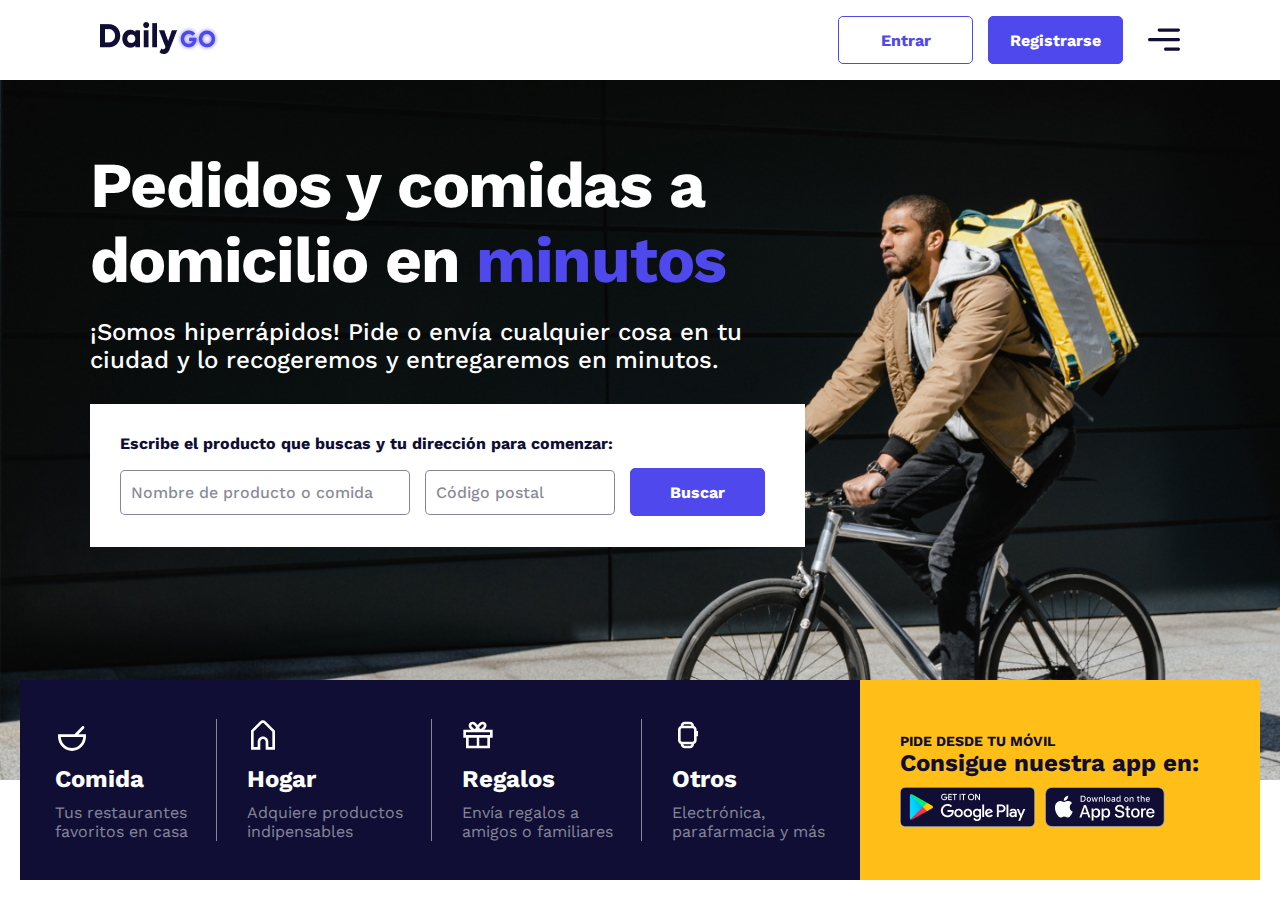
<file: index.html>
<!DOCTYPE html>
<html lang="es">
<head>
    <meta charset="UTF-8">
    <meta http-equiv="X-UA-Compatible" content="IE=edge">
    <meta name="viewport" content="width=device-width, initial-scale=1.0">
    <link rel="stylesheet" href="style.css">
    <link rel="shortcut icon" href="icon-png/favicon.png" type="image/x-icon">
    <link rel="stylesheet" href="https://cdnjs.cloudflare.com/ajax/libs/animate.css/4.1.1/animate.min.css"/>
    <title>DailyGo | Pedidos ultrarrápidos</title>
</head>
<body>
    <!--NAVBAR-->
    <nav>
        <div class="navbar">
            <div class="logo">
                <img src="icon-png/LOGO.png" alt="">
            </div>
            <div class="menu">
                <form method="get" action="register.html">
                    <button class="btn-secundary">Entrar</button>
                </form>
                <form method="get" action="register.html">
                    <button class="btn-primary">Registrarse</button>
                </form>
                <img class="lat-menu" src="svg/menu-right.svg" alt="">
            </div>
        </div>
    </nav>
    <section id="hero">
        <div class="hero-content">
            <h1 class="animate__animated animate__fadeInLeft">Pedidos y comidas a <br> domicilio en <span>minutos</span></h1>
            <h4 class="animate__animated animate__fadeInUp">¡Somos hiperrápidos! Pide o envía cualquier cosa en tu <br> ciudad y lo recogeremos y entregaremos en minutos.</h4>
            <div class="search-filter">
                <p class="bolder">Escribe el producto que buscas y tu dirección para comenzar:</p>
                <div class="search-filter-input">
                    <input type="text" id="ubicacion" name="ubicacion" value="Nombre de producto o comida">
                    <input type="text" id="cpostal" name="cpostal" value="Código postal">
                    <button class="btn-primary">Buscar</button>
                </div>
            </div>
        </div>
    </section>
    <div class="info-bar">
        <div class="products">
            <div class="product">
                <img class="animate__animated animate__flipInX" src="svg/bowl.svg" alt="">
                <h3>Comida</h3>
                <p class="animate__animated animate__fadeIn">Tus restaurantes <br>favoritos en casa</p>
            </div>
            <div class="product">
                <img class="animate__animated animate__flipInX" src="svg/home.svg" alt="">
                <h3>Hogar</h3>
                <p class="animate__animated animate__fadeIn">Adquiere productos <br> indipensables</p>
            </div>
            <div class="product">
                <img class="animate__animated animate__flipInX" src="svg/gift.svg" alt="">
                <h3>Regalos</h3>
                <p class="animate__animated animate__fadeIn">Envía regalos a <br> amigos o familiares</p>
            </div>
            <div class="product">
                <img class="animate__animated animate__flipInX" src="svg/apple-watch.svg" alt="">
                <h3>Otros</h3>
                <p class="animate__animated animate__fadeIn">Electrónica, <br> parafarmacia y más</p>
            </div>
        </div>
        <div class="app">
            <p class="pretitle">Pide desde tu móvil</p>
            <h3>Consigue nuestra app en:</h3>
            <div class="stores">
                <img src="icon-png/googleplay.png" alt="">
                <img src="icon-png/appstore.png" alt="">
            </div>
        </div>
    </div>
</html>
</file>
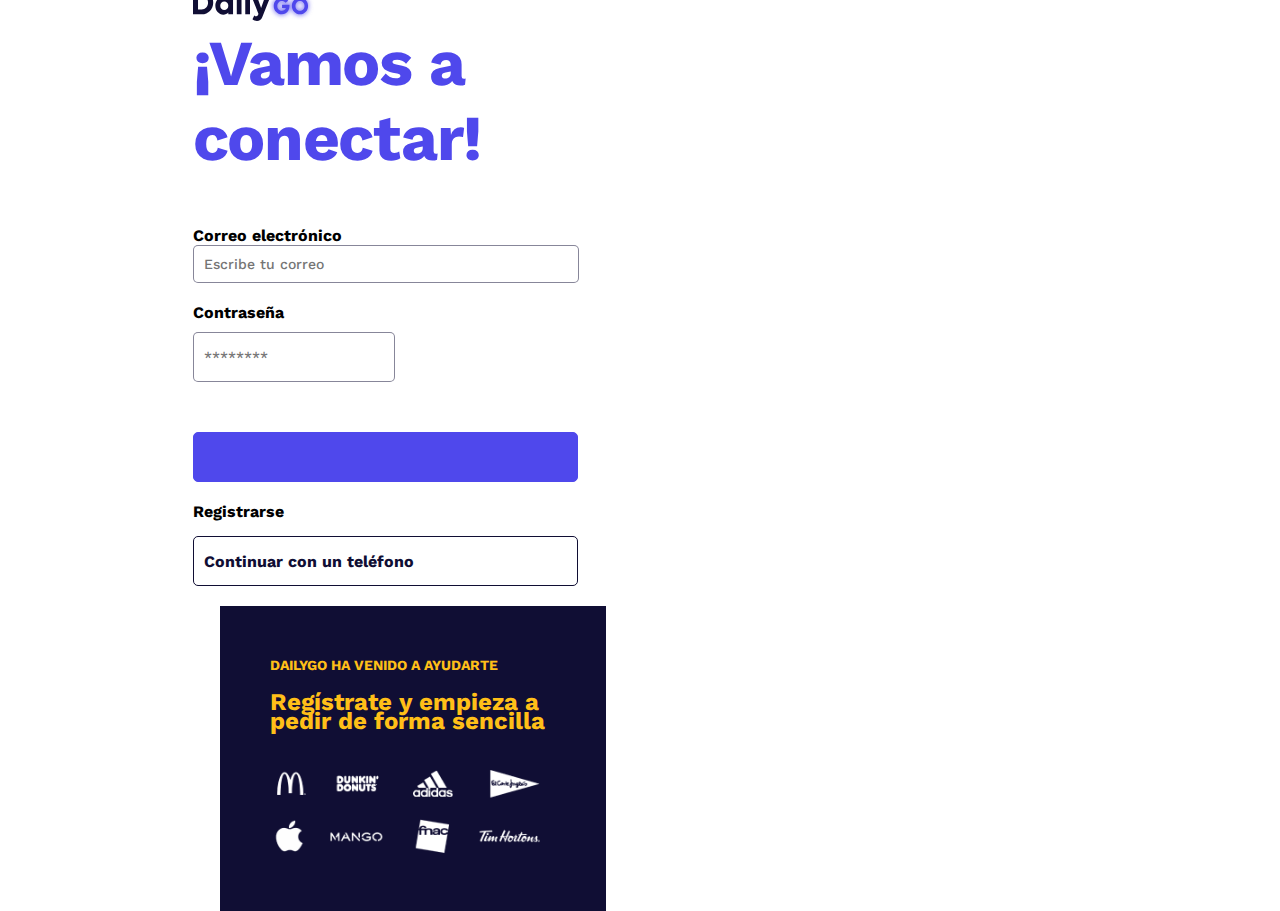
<file: register.html>
<!DOCTYPE html>
<html lang="es">
<head>
    <meta charset="UTF-8">
    <meta http-equiv="X-UA-Compatible" content="IE=edge">
    <meta name="viewport" content="width=device-width, initial-scale=1.0">
    <link rel="stylesheet" href="register.css">
    <link rel="shortcut icon" href="icon-png/favicon.png" type="image/x-icon">
    <link rel="stylesheet" href="https://cdnjs.cloudflare.com/ajax/libs/animate.css/4.1.1/animate.min.css"/>
</head>
    <title>DailyGo | Regístrate</title>
</head>
<body>
    <form class="form" action="index.html" method="post">
        <a class="logo" href="index.html">
            <img src="svg/LOGO.svg" alt="logo">
        </a>
        <h1 class="animate__animated animate__fadeInLeft">¡Vamos a <br>conectar!</h1>
        <label class="bolder">Correo electrónico</label>
        <input type="text" id="mail" name="mail" placeholder="Escribe tu correo">
        <label class="bolder">Contraseña</p>
        <input type="text" id="password" name="password" placeholder="********">
        <input type="submit" class="btn-primary-lg" value="">Registrarse</button>
        <input type="submit" class="btn-google-lg" value="Continuar con un teléfono">
    </form>
    <div class="brands">
        <p class="pretitle">DAILYGO HA VENIDO A AYUDARTE</p>
        <h3>Regístrate y empieza a <br> pedir de forma sencilla</h3>
        <img src="img/completelogos.png" alt="">
    </div>
</body>
</html>
</file>
<file: style.css>
@import url("https://fonts.googleapis.com/css2?family=Work+Sans:wght@500;600;700&display=swap");

/*ESTILOS GENERALES*/
* {
  box-sizing: border-box;
  margin: 0;
  padding: 0;
  font-family: "Work Sans";
}

.btn-secundary{
  font-family: "Work Sans";
  width: 135px;
  height: 48px;
  font-size: 16px;
  font-weight: 700;
  color: #4F48EC;
  background-color: white;
  border: 1px solid #4F48EC;
  box-sizing: border-box;
  border-radius: 5px;
  transition: 300ms;
}

.btn-secundary:hover{
  box-shadow: 0px 0px 17px 3px rgba(79, 72, 236, 0.25);
  cursor: pointer;
}

.pretitle{
  text-transform: uppercase;
  font-weight: 700;
  font-size: 14px;
}

.btn-primary{
  font-family: "Work Sans";
  width: 135px;
  height: 48px;
  font-size: 16px;
  font-weight: 700;
  color: white;
  background-color: #4F48EC;
  border: 1px solid #4F48EC;
  box-sizing: border-box;
  border-radius: 5px;
  transition: 300ms;
}

.btn-primary:hover{
  background-color: #4139da;
  box-shadow: 0px 0px 17px 3px rgba(79, 72, 236, 0.25);
  cursor: pointer;
}

h1{
  font-size: 64px;
  font-weight: 700;
  line-height: 75px;
  letter-spacing: -0.02em;
  text-align: left;
}

h3{
  font-size: 24px;
}

h4{
  font-size: 24px;
  font-weight: 500;
  line-height: 28px;
  text-align: left;
}

.bolder{
  font-size: 16px;
  font-weight: 700;
  line-height: 19px;
  text-align: left;
}

/*NAVBAR*/
.navbar{
  background-color: white;
  width: 100%;
  height: 80px;
  box-shadow: 0px 1px 10px rgba(0, 0, 0, 0.10);
  display: flex;
  align-items: center;
  justify-content: space-between;
  padding-right: 100px;
  padding-left: 100px;
}

nav button{
  margin-left: 15px;
}

.logo{
  cursor: pointer;
}

.menu{
  display: inline-flex;
  align-self: center;
  justify-self: right;
}

.lat-menu{
  margin-left: 25px;
  cursor: pointer;
}

/*HERO*/
#hero{
  width: 100%;
  height: 700px;
  background-image: url(img/pexels-mart-production-7706418.jpg);
  background-repeat: no-repeat;
  background-position: center;
  background-size: cover;
}

#hero .hero-content{
  width: 1240px;
  padding-left: 7%;
}

#hero h1{
  padding-top: 68px;
  margin-bottom: 20px;
  color: white;
}

#hero h1 span{
  color: #4F48EC;
}

#hero h4{
  color: white;
  margin-bottom: 30px;
}

#hero .bolder{
  color: #100E34;
}

.search-filter{
  padding: 30px;
  height: 143px;
  width: 715px;
  background-color: white;
}

#hero .bolder{
  margin-bottom: 15px;
}

.search-filter-input input:nth-child(1){
  width: 290px;
  height: 45px;
  margin-right: 10px;
  border: 1px solid rgba(16, 14, 52, 0.5);
  border-radius: 5px;
  font-family: Work Sans;
  font-size: 16px;
  font-weight: 500;
  text-align: left;
  color: rgba(16, 14, 52, 0.5);
  padding: 10px;
}

.search-filter-input input:nth-child(2){
  width: 190px;
  height: 45px;
  margin-right: 10px;
  border: 1px solid rgba(16, 14, 52, 0.5);
  border-radius: 5px;
  font-family: Work Sans;
  font-size: 16px;
  font-weight: 500;
  text-align: left;
  color: rgba(16, 14, 52, 0.5);
  padding: 10px;
}

.search-filter-input input:nth-child(1):focus{
  color: #100E34;
}

.search-filter-input input:nth-child(2):focus{
  color: #100E34;
}

/*INFO BAR*/
.info-bar{
  z-index: 9;
  width: 100%;
  margin-top: -100px;
  display: flex;
  align-items: center;
  justify-content: center;
  
}

.products{
  width: 840px;
  height: 200px;
  padding: 20px;
  background-color: #100E34;
  display: flex;
  align-items: center;
  justify-content: space-around;
}

.products img{
  margin-bottom: 10px;
}

.products h3{
  color: white;
  margin-bottom: 10px;
}

.products p{
  color: rgba(255, 255, 255, 0.5);
}

.product:nth-child(1){
  padding-right:28px;
  border-right: 1px solid rgba(255, 255, 255, 0.5);
}

.product:nth-child(2){
  padding-right:28px;
  border-right: 1px solid rgba(255, 255, 255, 0.5);
}

.product:nth-child(3){
  padding-right:28px;
  border-right: 1px solid rgba(255, 255, 255, 0.5);
}

.app{
  width: 400px;
  height: 200px;
  background-color: #FFBF18;
  display: flex;
  flex-direction: column;
  color: #100E34;
  align-items: flex-start;
  justify-content: center;
  padding-left: 40px;
}

.app h3{
  margin-bottom: 10px;
}

.stores{
  display: flex;
  cursor: pointer; 
}

.stores img:nth-child(1){
  margin-right: 10px;
}
</file>
<file: register.css>
@import url("https://fonts.googleapis.com/css2?family=Work+Sans:wght@500;600;700&display=swap");

/*ESTILOS GENERALES*/
* {
    box-sizing: border-box;
    margin: 0;
    padding: 0;
    font-family: "Work Sans";
}

.btn-secundary {
    font-family: "Work Sans";
    width: 135px;
    height: 50px;
    font-size: 16px;
    font-weight: 700;
    color: #4F48EC;
    background-color: white;
    border: 1px solid #4F48EC;
    box-sizing: border-box;
    border-radius: 5px;
    transition: 300ms;
}

.btn-secundary:hover {
    box-shadow: 0px 0px 17px 3px rgba(79, 72, 236, 0.25);
    cursor: pointer;
}

.pretitle {
    text-transform: uppercase;
    font-weight: 700;
    font-size: 14px;
}

.btn-primary-lg {
    font-family: "Work Sans";
    width: 385px;
    height: 50px;
    font-size: 16px;
    font-weight: 700;
    color: white;
    background-color: #4F48EC;
    border: 1px solid #4F48EC;
    box-sizing: border-box;
    border-radius: 5px;
    transition: 300ms;
}

.btn-primary-lg:hover {
    background-color: #4139da;
    box-shadow: 0px 0px 17px 3px rgba(79, 72, 236, 0.25);
    cursor: pointer;
}

.btn-google-lg {
    font-family: "Work Sans";
    width: 385px;
    height: 50px;
    font-size: 16px;
    font-weight: 700;
    color: #100E34;
    background-color: white;
    border: 1px solid #100E34;
    box-sizing: border-box;
    border-radius: 5px;
    transition: 300ms;
}

.btn-google-lg:hover {
    color: white;
    background-color: #100E34;
    box-shadow: 0px 0px 17px 3px rgba(79, 72, 236, 0.25);
    cursor: pointer;
}

h1 {
    font-size: 64px;
    font-weight: 700;
    line-height: 75px;
    letter-spacing: -0.02em;
    text-align: left;
    color: #4F48EC;
}

h3 {
    font-size: 24px;
}

h4 {
    font-size: 24px;
    font-weight: 500;
    line-height: 28px;
    text-align: left;
}

p{
    font-size: 18px;
    line-height: normal;
}

.bolder {
    font-size: 16px;
    font-weight: 700;
    line-height: 19px;
    text-align: left;
}

input{
    height: 50px;
    border: 1px solid rgba(16, 14, 52, 0.5);
    border-radius: 5px;
    font-family: Work Sans;
    font-size: 14px;
    font-weight: 500;
    text-align: left;
    color: rgba(16, 14, 52, 0.5);
    padding: 10px;
}

input:focus{
    color: #100E34;
}

body {
    background-image: url("https://images.pexels.com/photos/2983101/pexels-photo-2983101.jpeg?auto=compress&cs=tinysrgb&dpr=2&h=650&w=940");
    background-repeat: no-repeat;
    background-size: cover;
    display: flex;
}

.form{
    width: 592px;
    height: 100vh;
    background: white;
    display:flex;
    flex-direction: column;
    align-items: left;
    justify-content: center;
    padding: 103px;
    margin-left: 7%;
}

.form h1{
    margin-bottom: 50px;
}

.form p{
    margin-bottom: 10px;
}

.form input{
    margin-bottom: 20px;
}

.form .btn-google-lg{
    margin-top: 15px;
}

.form .btn-primary-lg{
    margin-top: 30px;
}

/*MARCAS*/
.brands{
    align-self: flex-end;
    display: flex;
    flex-direction: column;
    align-items: left;
    justify-content: center;
    margin-left: 7%;
    width: 386px;
    height: 305px;
    background-color: #100E34;
    color: #FFBF18;
    padding: 50px;
}

.brands h3{
    margin-top: 10px;
    margin-bottom: 30px;
}

.logos{
    display: flex;
    flex-direction: column;
    align-items:inherit;
    justify-content: center;
}

.logos-1{
    justify-content: center;
}


.logos-2{
    justify-content: center;
    justify-content: center;
}
</file>
